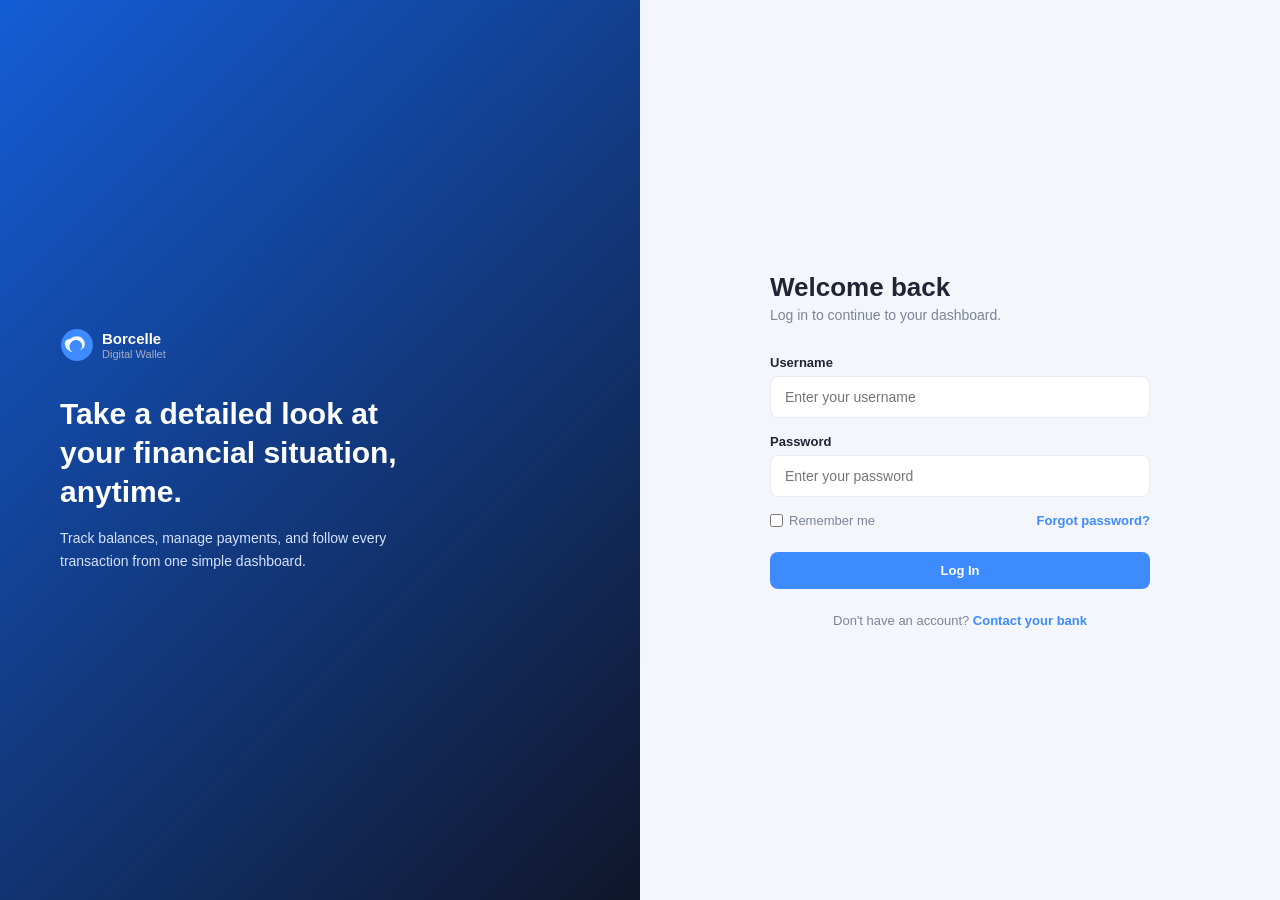
<file: index.html>
<!DOCTYPE html>
<html lang="en">
<head>
    <meta charset="UTF-8">
    <meta name="viewport" content="width=device-width, initial-scale=1.0">
    <title>Borcelle Digital Wallet</title>
    <link rel="stylesheet" href="css/style.css">
</head>
<body>

    <!--
        This is the entry point of the project.
        It briefly shows a loading spinner, then sends the user to the
        login page. If you later add real session checking, you can
        change the redirect target here (e.g. straight to dashboard.html
        if a valid session already exists).
    -->
    <div class="landing-page">
        <div style="text-align:center;">
            <div class="landing-spinner"></div>
            <p>Loading Borcelle Digital Wallet...</p>
        </div>
    </div>

    <script src="js/navigation.js"></script>
    <script>
        // Redirect to the login page shortly after the page loads.
        setTimeout(goToLogin, 600);
    </script>
</body>
</html>
</file>
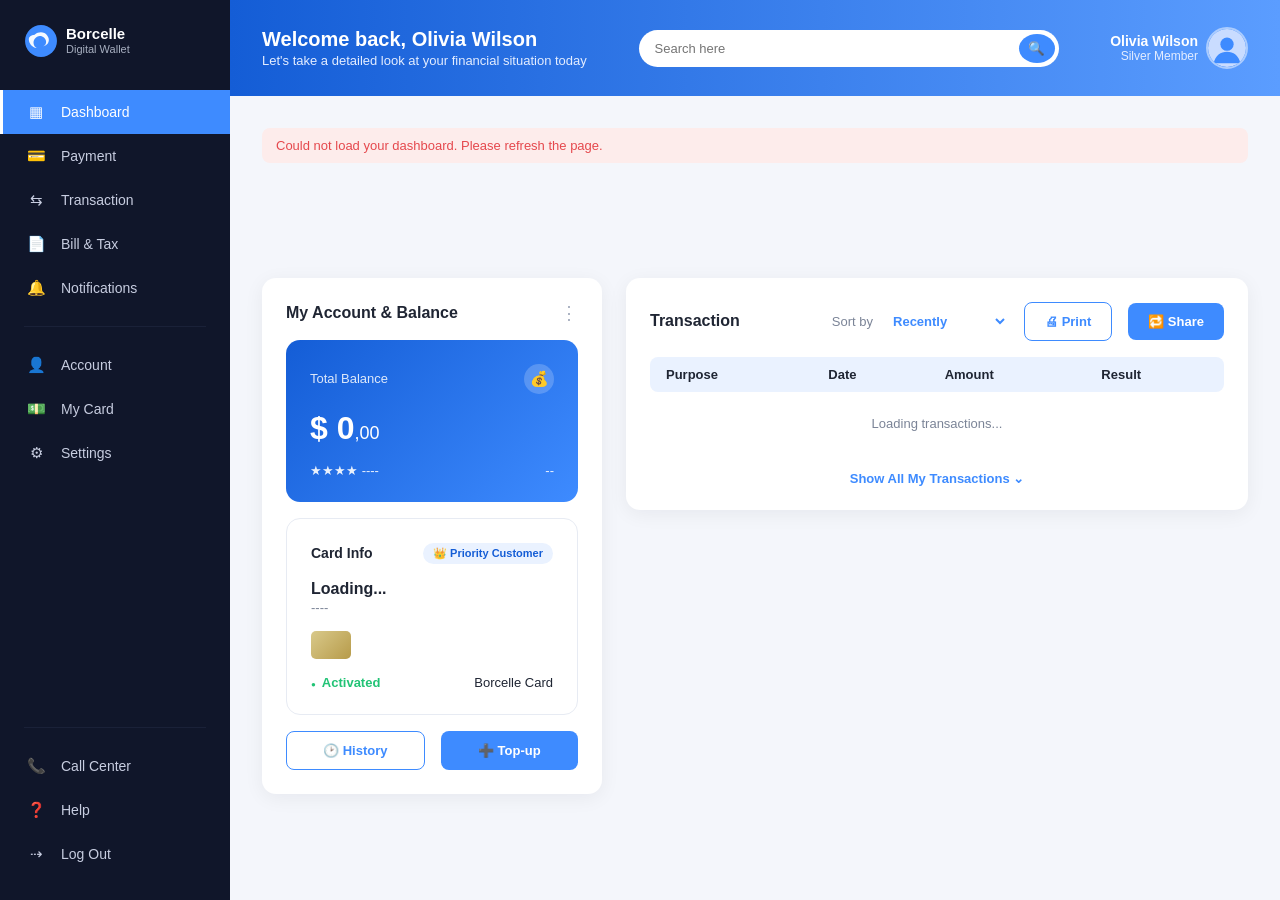
<file: dashboard.html>
<!DOCTYPE html>
<html lang="en">
<head>
    <meta charset="UTF-8">
    <meta name="viewport" content="width=device-width, initial-scale=1.0">
    <title>Dashboard — Borcelle Digital Wallet</title>
    <link rel="stylesheet" href="css/style.css">
</head>
<body>

    <div class="app-shell">

        <!-- ============================= SIDEBAR ============================= -->
        <aside class="sidebar">
            <div class="sidebar-logo">
                <img src="assets/images/logo.svg" alt="Borcelle logo">
                <div class="sidebar-logo-text">
                    Borcelle
                    <span>Digital Wallet</span>
                </div>
            </div>

            <nav class="sidebar-nav">
                <ul>
                    <!-- Each item uses data-page so navigation.js knows where to send the user -->
                    <li class="sidebar-nav-item active" data-page="dashboard.html">
                        <span class="icon">&#9638;</span>
                        <span class="label">Dashboard</span>
                    </li>
                    <li class="sidebar-nav-item" data-page="dashboard.html">
                        <span class="icon">&#128179;</span>
                        <span class="label">Payment</span>
                    </li>
                    <li class="sidebar-nav-item" data-page="dashboard.html">
                        <span class="icon">&#8646;</span>
                        <span class="label">Transaction</span>
                    </li>
                    <li class="sidebar-nav-item" data-page="dashboard.html">
                        <span class="icon">&#128196;</span>
                        <span class="label">Bill &amp; Tax</span>
                    </li>
                    <li class="sidebar-nav-item" data-page="dashboard.html">
                        <span class="icon">&#128276;</span>
                        <span class="label">Notifications</span>
                    </li>
                </ul>

                <div class="sidebar-divider"></div>

                <ul>
                    <li class="sidebar-nav-item" data-page="dashboard.html">
                        <span class="icon">&#128100;</span>
                        <span class="label">Account</span>
                    </li>
                    <li class="sidebar-nav-item" data-page="dashboard.html">
                        <span class="icon">&#128181;</span>
                        <span class="label">My Card</span>
                    </li>
                    <li class="sidebar-nav-item" data-page="dashboard.html">
                        <span class="icon">&#9881;</span>
                        <span class="label">Settings</span>
                    </li>
                </ul>
            </nav>

            <div class="sidebar-footer">
                <div class="sidebar-divider"></div>
                <ul>
                    <li class="sidebar-nav-item">
                        <span class="icon">&#128222;</span>
                        <span class="label">Call Center</span>
                    </li>
                    <li class="sidebar-nav-item">
                        <span class="icon">&#10067;</span>
                        <span class="label">Help</span>
                    </li>
                    <li class="sidebar-nav-item" data-action="logout">
                        <span class="icon">&#8674;</span>
                        <span class="label">Log Out</span>
                    </li>
                </ul>
            </div>
        </aside>

        <!-- ============================== TOPBAR ============================== -->
        <header class="topbar">
            <div class="topbar-welcome">
                <h1>Welcome back, <span class="js-user-first-name">Olivia Wilson</span></h1>
                <p>Let's take a detailed look at your financial situation today</p>
            </div>

            <div class="topbar-search">
                <input type="text" placeholder="Search here">
                <button type="button" aria-label="Search">&#128269;</button>
            </div>

            <div class="topbar-user">
                <div>
                    <div class="topbar-user-name js-topbar-username">Olivia Wilson</div>
                    <div class="topbar-user-role js-topbar-role">Silver Member</div>
                </div>
                <img src="assets/images/avatar.svg" alt="User avatar">
            </div>
        </header>

        <!-- ============================ MAIN CONTENT ============================ -->
        <main class="main-content">

            <!-- ---- Left column: balance + card info ---- -->
            <div class="balance-panel">

                <section class="card">
                    <div class="card-header">
                        <h2>My Account &amp; Balance</h2>
                        <span class="card-menu-dots">&#8942;</span>
                    </div>

                    <div class="balance-card">
                        <div class="balance-card-top">
                            <span class="balance-label">Total Balance</span>
                            <span class="balance-icon">&#128176;</span>
                        </div>
                        <div class="balance-amount js-balance-amount">$ 0<small>,00</small></div>
                        <div class="balance-meta">
                            <span>&#9733;&#9733;&#9733;&#9733; <span class="js-balance-card-number">----</span></span>
                            <span class="js-balance-expiry">--</span>
                        </div>
                    </div>

                    <div style="height: 16px"></div>

                    <div class="cardinfo-card">
                        <div class="cardinfo-top">
                            <h2 style="font-size:14px;">Card Info</h2>
                            <span class="badge-priority">&#128081; Priority Customer</span>
                        </div>

                        <div class="cardinfo-name js-card-holder-name">Loading...</div>
                        <div class="cardinfo-number js-card-number">----</div>

                        <div class="cardinfo-chip-row">
                            <div class="chip"></div>
                        </div>

                        <div class="cardinfo-status-row">
                            <span class="status-activated js-card-status">Activated</span>
                            <span class="js-card-tier">Borcelle Card</span>
                        </div>
                    </div>

                    <div style="height: 16px"></div>

                    <div class="action-btn-row">
                        <button class="btn btn-outline btn-block" id="historyBtn">&#128337; History</button>
                        <button class="btn btn-primary btn-block" id="topUpBtn">&#10133; Top-up</button>
                    </div>
                </section>
            </div>

            <!-- ---- Right column: transactions ---- -->
            <div>
                <section class="card">
                    <div class="card-header">
                        <h2>Transaction</h2>
                        <div class="transaction-toolbar">
                            <span style="font-size:13px; color: var(--color-text-muted);">Sort by</span>
                            <select class="sort-select">
                                <option>Recently</option>
                                <option>Oldest</option>
                                <option>Highest amount</option>
                            </select>
                            <button class="btn btn-outline">&#128424; Print</button>
                            <button class="btn btn-primary">&#128257; Share</button>
                        </div>
                    </div>

                    <table class="transaction-table">
                        <thead>
                            <tr>
                                <th>Purpose</th>
                                <th>Date</th>
                                <th>Amount</th>
                                <th>Result</th>
                            </tr>
                        </thead>
                        <tbody class="js-transaction-table-body">
                            <!-- Rows are inserted here by dashboard.js -->
                            <tr>
                                <td colspan="4" style="text-align:center; color: var(--color-text-muted); padding: 24px;">
                                    Loading transactions...
                                </td>
                            </tr>
                        </tbody>
                    </table>

                    <span class="show-all-link">Show All My Transactions &#8964;</span>
                </section>
            </div>

        </main>
    </div>

    <!-- Scripts: navigation.js and api.js are shared across pages, dashboard.js is page-specific -->
    <script src="js/api.js"></script>
    <script src="js/navigation.js"></script>
    <script src="js/dashboard.js"></script>
</body>
</html>
</file>
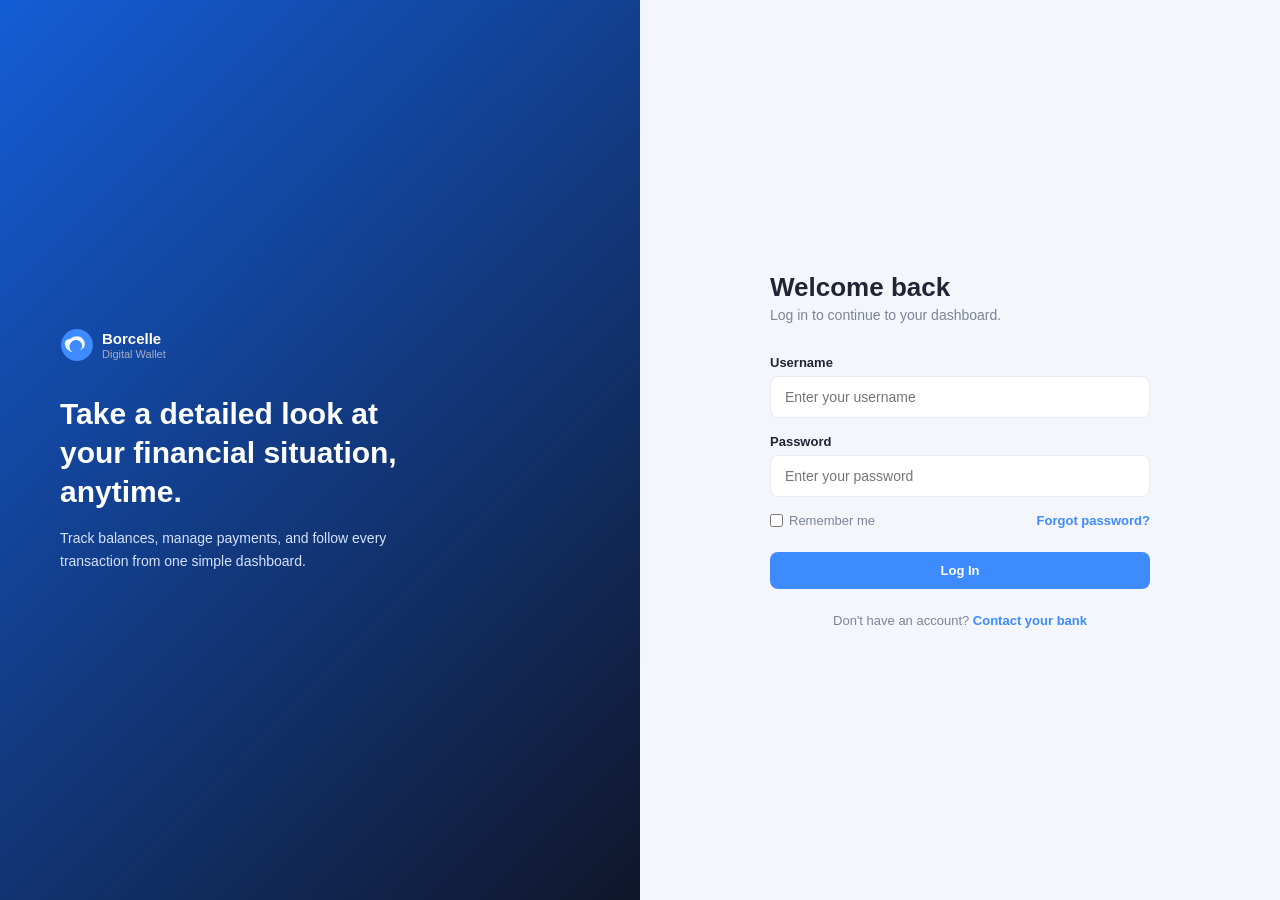
<file: login.html>
<!DOCTYPE html>
<html lang="en">
<head>
    <meta charset="UTF-8">
    <meta name="viewport" content="width=device-width, initial-scale=1.0">
    <title>Log In — HackaTronics</title>
    <link rel="stylesheet" href="css/style.css">
</head>
<body>

    <div class="login-page">

        <!-- ---- Left: brand panel ---- -->
        <div class="login-brand-panel">
            <div class="sidebar-logo">
                <img src="assets/images/logo.svg" alt="Borcelle logo">
                <div class="sidebar-logo-text">
                    Borcelle
                    <span>Digital Wallet</span>
                </div>
            </div>
            <h2>Take a detailed look at your financial situation, anytime.</h2>
            <p>Track balances, manage payments, and follow every transaction from one simple dashboard.</p>
        </div>

        <!-- ---- Right: login form ---- -->
        <div class="login-form-panel">
            <div class="login-form-box">
                <h1>Welcome back</h1>
                <p class="subtitle">Log in to continue to your dashboard.</p>

                <!-- Message box for errors/success, controlled by login.js -->
                <div id="formMessage" class="form-message"></div>

                <form id="loginForm" novalidate>
                    <div class="form-group">
                        <label for="username">Username</label>
                        <input type="text" id="username" name="username" placeholder="Enter your username" autocomplete="username">
                    </div>

                    <div class="form-group">
                        <label for="password">Password</label>
                        <input type="password" id="password" name="password" placeholder="Enter your password" autocomplete="current-password">
                    </div>

                    <div class="form-row-between">
                        <label class="checkbox-row">
                            <input type="checkbox" id="rememberMe">
                            Remember me
                        </label>
                        <a href="#" class="forgot-link">Forgot password?</a>
                    </div>

                    <button type="submit" class="btn btn-primary btn-block" id="loginSubmitBtn">Log In</button>
                </form>

                <p class="login-footer-text">
                    Don't have an account? <a href="#">Contact your bank</a>
                </p>
            </div>
        </div>
    </div>

    <!-- api.js must load before login.js since login.js calls loginUser() -->
    <script src="js/api.js"></script>
    <script src="js/navigation.js"></script>
    <script src="js/login.js"></script>
</body>
</html>
</file>
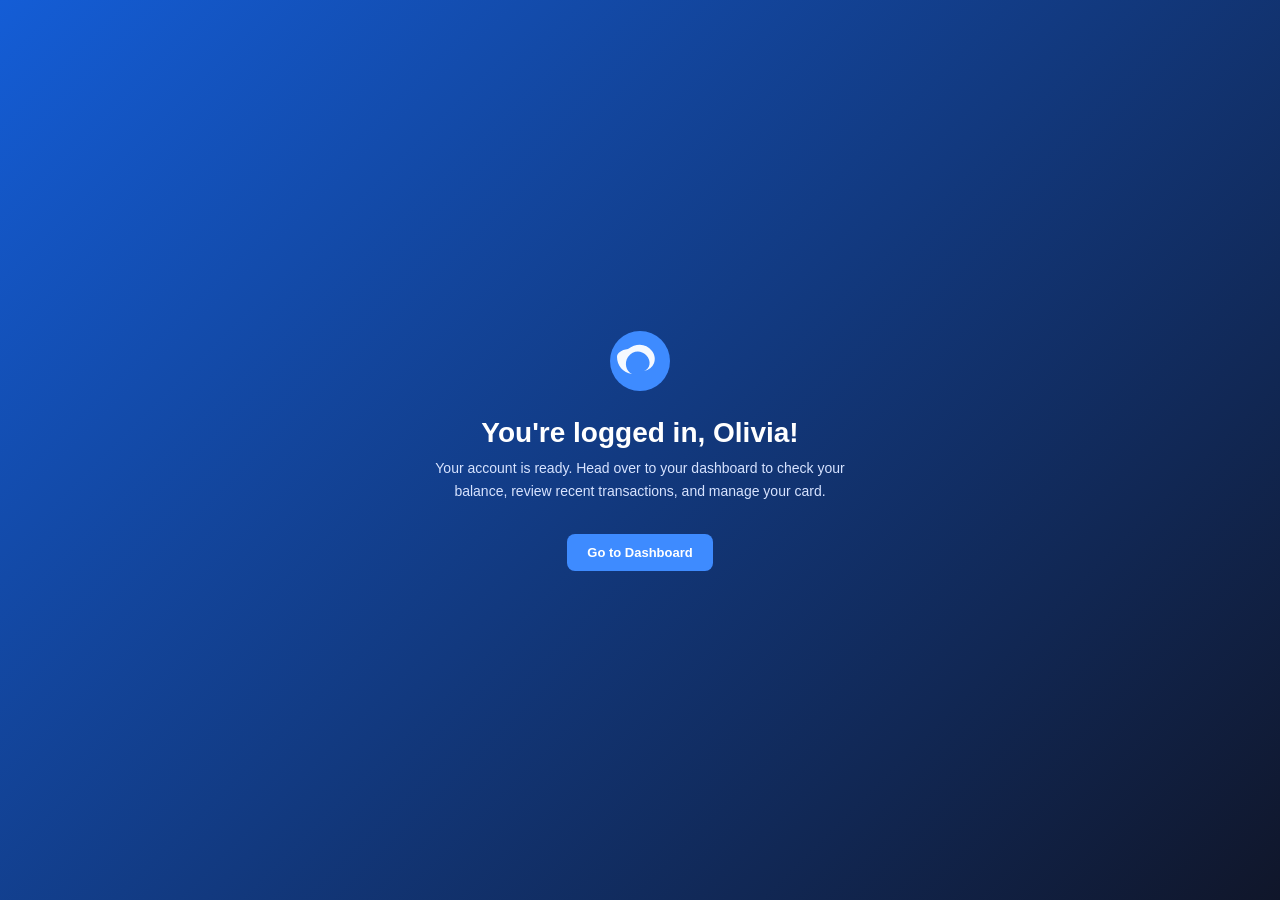
<file: welcome.html>
<!DOCTYPE html>
<html lang="en">
<head>
    <meta charset="UTF-8">
    <meta name="viewport" content="width=device-width, initial-scale=1.0">
    <title>Welcome — Borcelle Digital Wallet</title>
    <link rel="stylesheet" href="css/style.css">
</head>
<body>

    <div class="welcome-page">
        <div class="welcome-box">
            <img src="assets/images/logo.svg" alt="Borcelle logo">
            <h1>You're logged in, Olivia!</h1>
            <p>Your account is ready. Head over to your dashboard to check your balance, review recent transactions, and manage your card.</p>
            <button class="btn btn-primary" id="continueBtn">Go to Dashboard</button>
        </div>
    </div>

    <script src="js/api.js"></script>
    <script src="js/navigation.js"></script>
    <script>
        // Small page-specific wiring: the single button on this page
        // just takes the user to the dashboard.
        document.getElementById("continueBtn").addEventListener("click", goToDashboard);
    </script>
</body>
</html>
</file>
<file: css/style.css>
/* =====================================================================
   BORCELLE DIGITAL WALLET — MAIN STYLESHEET
   =====================================================================
   This file is organized into sections:
   1. Design tokens (colors, fonts, spacing) — change the look here
   2. Reset / base styles
   3. Shared layout pieces (sidebar, topbar, cards)
   4. Page-specific styles (login, welcome, dashboard)
   5. Small reusable components (buttons, badges, alerts)
   6. Responsive rules
   ===================================================================== */

/* ---------------------------------------------------------------------
   1. DESIGN TOKENS
   All colors/fonts/spacing live here so the whole app is easy to re-skin.
--------------------------------------------------------------------- */
:root {
    /* Brand colors (matched to the Canva design) */
    --color-navy-900: #10162a;      /* sidebar background */
    --color-navy-800: #1a2138;      /* sidebar hover */
    --color-blue-700: #145dd6;      /* header gradient start */
    --color-blue-500: #3e8bff;      /* header gradient end / primary accent */
    --color-blue-400: #5b9dff;      /* lighter accent */
    --color-blue-50:  #eaf2ff;      /* pale blue background */

    --color-white: #ffffff;
    --color-bg: #f4f6fb;            /* page background */
    --color-card: #ffffff;

    --color-text-dark: #1f2533;
    --color-text-muted: #7b8497;
    --color-text-faint: #a7afc0;

    --color-success: #21c375;
    --color-pending: #9aa2b1;
    --color-border: #e7ebf3;
    --color-danger: #e5484d;

    /* Typography */
    --font-main: 'Inter', -apple-system, BlinkMacSystemFont, 'Segoe UI', Roboto, sans-serif;

    /* Spacing scale */
    --space-xs: 4px;
    --space-sm: 8px;
    --space-md: 16px;
    --space-lg: 24px;
    --space-xl: 32px;

    /* Radius / shadow */
    --radius-sm: 8px;
    --radius-md: 14px;
    --radius-lg: 20px;
    --shadow-card: 0 4px 20px rgba(16, 22, 42, 0.06);
    --shadow-pop: 0 10px 30px rgba(16, 22, 42, 0.12);

    /* Layout */
    --sidebar-width: 230px;
}

/* ---------------------------------------------------------------------
   2. RESET / BASE STYLES
--------------------------------------------------------------------- */
* {
    margin: 0;
    padding: 0;
    box-sizing: border-box;
}

body {
    font-family: var(--font-main);
    background-color: var(--color-bg);
    color: var(--color-text-dark);
    -webkit-font-smoothing: antialiased;
}

img {
    max-width: 100%;
    display: block;
}

a {
    text-decoration: none;
    color: inherit;
}

button {
    font-family: inherit;
    cursor: pointer;
    border: none;
}

ul {
    list-style: none;
}

/* ---------------------------------------------------------------------
   3. APP SHELL — sidebar + topbar + main content area
   Used on dashboard.html (and any future inner pages)
--------------------------------------------------------------------- */
.app-shell {
    display: grid;
    grid-template-columns: var(--sidebar-width) 1fr;
    grid-template-rows: 96px 1fr;
    min-height: 100vh;
}

/* ---- Sidebar ---- */
.sidebar {
    grid-row: 1 / -1;
    grid-column: 1;
    background-color: var(--color-navy-900);
    color: var(--color-white);
    display: flex;
    flex-direction: column;
    padding: var(--space-lg) 0;
}

.sidebar-logo {
    display: flex;
    align-items: center;
    gap: var(--space-sm);
    padding: 0 var(--space-lg) var(--space-xl);
}

.sidebar-logo img {
    width: 34px;
    height: 34px;
}

.sidebar-logo-text {
    font-weight: 700;
    font-size: 15px;
    line-height: 1.2;
}

.sidebar-logo-text span {
    display: block;
    font-weight: 400;
    font-size: 11px;
    color: var(--color-text-faint);
}

.sidebar-nav {
    flex: 1;
}

.sidebar-nav-item {
    display: flex;
    align-items: center;
    gap: var(--space-md);
    padding: 13px var(--space-lg);
    font-size: 14px;
    color: #c7cde0;
    cursor: pointer;
    border-left: 3px solid transparent;
    transition: background-color 0.15s ease, color 0.15s ease;
}

.sidebar-nav-item:hover {
    background-color: var(--color-navy-800);
    color: var(--color-white);
}

.sidebar-nav-item.active {
    background-color: var(--color-blue-500);
    color: var(--color-white);
    border-left-color: var(--color-white);
}

.sidebar-nav-item .icon {
    width: 18px;
    text-align: center;
    font-size: 15px;
}

.sidebar-divider {
    height: 1px;
    background-color: var(--color-navy-800);
    margin: var(--space-md) var(--space-lg);
}

.sidebar-footer {
    display: flex;
    flex-direction: column;
}

/* ---- Topbar (blue gradient header) ---- */
.topbar {
    grid-column: 2;
    grid-row: 1;
    background: linear-gradient(90deg, var(--color-blue-700) 0%, var(--color-blue-400) 100%);
    color: var(--color-white);
    display: flex;
    align-items: center;
    justify-content: space-between;
    padding: 0 var(--space-xl);
    gap: var(--space-lg);
}

.topbar-welcome h1 {
    font-size: 20px;
    font-weight: 700;
}

.topbar-welcome p {
    font-size: 13px;
    color: #e4edff;
    margin-top: 2px;
}

.topbar-search {
    flex: 1;
    max-width: 420px;
    position: relative;
}

.topbar-search input {
    width: 100%;
    padding: 11px 44px 11px 16px;
    border-radius: 24px;
    border: none;
    font-size: 13px;
    outline: none;
    color: var(--color-text-dark);
}

.topbar-search button {
    position: absolute;
    right: 4px;
    top: 4px;
    bottom: 4px;
    width: 36px;
    border-radius: 50%;
    background-color: var(--color-blue-500);
    color: var(--color-white);
    display: flex;
    align-items: center;
    justify-content: center;
}

.topbar-user {
    display: flex;
    align-items: center;
    gap: var(--space-sm);
}

.topbar-user img {
    width: 42px;
    height: 42px;
    border-radius: 50%;
    border: 2px solid rgba(255, 255, 255, 0.5);
}

.topbar-user-name {
    font-size: 14px;
    font-weight: 600;
    text-align: right;
}

.topbar-user-role {
    font-size: 12px;
    color: #e4edff;
    text-align: right;
}

/* ---- Main content ---- */
.main-content {
    grid-column: 2;
    grid-row: 2;
    padding: var(--space-xl);
    display: grid;
    grid-template-columns: 340px 1fr;
    gap: var(--space-lg);
    align-items: start;
}

/* ---------------------------------------------------------------------
   4a. CARDS (shared component)
--------------------------------------------------------------------- */
.card {
    background-color: var(--color-card);
    border-radius: var(--radius-md);
    box-shadow: var(--shadow-card);
    padding: var(--space-lg);
}

.card-header {
    display: flex;
    align-items: center;
    justify-content: space-between;
    margin-bottom: var(--space-md);
}

.card-header h2 {
    font-size: 16px;
    font-weight: 700;
}

.card-menu-dots {
    color: var(--color-text-faint);
    font-size: 18px;
    cursor: pointer;
}

/* ---- Balance card ---- */
.balance-panel {
    display: flex;
    flex-direction: column;
    gap: var(--space-md);
}

.balance-card {
    background: linear-gradient(135deg, var(--color-blue-700) 0%, var(--color-blue-500) 100%);
    border-radius: var(--radius-md);
    color: var(--color-white);
    padding: var(--space-lg);
    position: relative;
    overflow: hidden;
}

.balance-card-top {
    display: flex;
    align-items: center;
    justify-content: space-between;
    margin-bottom: var(--space-md);
}

.balance-label {
    font-size: 13px;
    opacity: 0.85;
}

.balance-icon {
    width: 30px;
    height: 30px;
    border-radius: 50%;
    background-color: rgba(255, 255, 255, 0.2);
    display: flex;
    align-items: center;
    justify-content: center;
    font-size: 15px;
}

.balance-amount {
    font-size: 32px;
    font-weight: 700;
    margin-bottom: var(--space-md);
}

.balance-amount small {
    font-size: 18px;
    font-weight: 500;
}

.balance-meta {
    display: flex;
    align-items: center;
    justify-content: space-between;
    font-size: 13px;
    opacity: 0.9;
}

/* ---- Card info (physical card) ---- */
.cardinfo-card {
    border: 1px solid var(--color-border);
    border-radius: var(--radius-md);
    padding: var(--space-lg);
}

.cardinfo-top {
    display: flex;
    align-items: center;
    justify-content: space-between;
    margin-bottom: var(--space-md);
}

.badge-priority {
    background-color: var(--color-blue-50);
    color: var(--color-blue-700);
    font-size: 11px;
    font-weight: 600;
    padding: 4px 10px;
    border-radius: 20px;
}

.cardinfo-name {
    font-size: 16px;
    font-weight: 700;
    margin-bottom: 2px;
}

.cardinfo-number {
    font-size: 13px;
    color: var(--color-text-muted);
    margin-bottom: var(--space-md);
}

.cardinfo-chip-row {
    display: flex;
    align-items: center;
    justify-content: space-between;
    margin-bottom: var(--space-md);
}

.chip {
    width: 40px;
    height: 28px;
    border-radius: 5px;
    background: linear-gradient(135deg, #d9c98a, #b79b4a);
}

.cardinfo-status-row {
    display: flex;
    align-items: center;
    justify-content: space-between;
    font-size: 13px;
}

.status-activated {
    color: var(--color-success);
    font-weight: 600;
}

.status-activated::before {
    content: "\25CF";
    font-size: 8px;
    margin-right: 6px;
}

/* ---- Action buttons row (History / Top-up) ---- */
.action-btn-row {
    display: flex;
    gap: var(--space-md);
}

/* ---------------------------------------------------------------------
   4b. TRANSACTION TABLE
--------------------------------------------------------------------- */
.transaction-toolbar {
    display: flex;
    align-items: center;
    gap: var(--space-md);
}

.sort-select {
    font-size: 13px;
    color: var(--color-blue-500);
    font-weight: 600;
    border: none;
    background: transparent;
}

.transaction-table {
    width: 100%;
    border-collapse: collapse;
    font-size: 13px;
}

.transaction-table thead th {
    text-align: left;
    background-color: var(--color-blue-50);
    color: var(--color-text-dark);
    font-weight: 700;
    padding: 10px var(--space-md);
}

.transaction-table thead th:first-child {
    border-radius: var(--radius-sm) 0 0 var(--radius-sm);
}

.transaction-table thead th:last-child {
    border-radius: 0 var(--radius-sm) var(--radius-sm) 0;
}

.transaction-table tbody td {
    padding: 14px var(--space-md);
    border-bottom: 1px solid var(--color-border);
    vertical-align: middle;
}

.transaction-table tbody tr:last-child td {
    border-bottom: none;
}

.tx-purpose {
    font-weight: 600;
}

.tx-subtext {
    font-size: 12px;
    color: var(--color-text-muted);
    margin-top: 2px;
}

.tx-date-time {
    font-size: 12px;
    color: var(--color-text-muted);
}

.status-pill {
    display: inline-flex;
    align-items: center;
    gap: 5px;
    font-weight: 600;
}

.status-pill.done {
    color: var(--color-success);
}

.status-pill.pending {
    color: var(--color-pending);
}

.show-all-link {
    display: block;
    text-align: center;
    margin-top: var(--space-md);
    color: var(--color-blue-500);
    font-weight: 600;
    font-size: 13px;
    cursor: pointer;
}

/* ---------------------------------------------------------------------
   5. BUTTONS
--------------------------------------------------------------------- */
.btn {
    display: inline-flex;
    align-items: center;
    justify-content: center;
    gap: var(--space-sm);
    padding: 11px 20px;
    border-radius: var(--radius-sm);
    font-size: 13px;
    font-weight: 600;
    transition: opacity 0.15s ease, transform 0.05s ease;
}

.btn:active {
    transform: scale(0.98);
}

.btn-primary {
    background-color: var(--color-blue-500);
    color: var(--color-white);
}

.btn-primary:hover {
    opacity: 0.92;
}

.btn-outline {
    background-color: var(--color-white);
    color: var(--color-blue-500);
    border: 1px solid var(--color-blue-500);
}

.btn-outline:hover {
    background-color: var(--color-blue-50);
}

.btn-block {
    width: 100%;
}

.btn:disabled {
    opacity: 0.6;
    cursor: not-allowed;
}

/* ---------------------------------------------------------------------
   6. ALERTS / ERROR MESSAGES
--------------------------------------------------------------------- */
.form-message {
    font-size: 13px;
    padding: 10px 14px;
    border-radius: var(--radius-sm);
    margin-bottom: var(--space-md);
    display: none;
}

.form-message.show {
    display: block;
}

.form-message.error {
    background-color: #fdeceb;
    color: var(--color-danger);
}

.form-message.success {
    background-color: #e7f9f0;
    color: var(--color-success);
}

/* ---------------------------------------------------------------------
   7. LOGIN PAGE
--------------------------------------------------------------------- */
.login-page {
    min-height: 100vh;
    display: grid;
    grid-template-columns: 1fr 1fr;
}

.login-brand-panel {
    background: linear-gradient(135deg, var(--color-blue-700) 0%, var(--color-navy-900) 100%);
    color: var(--color-white);
    display: flex;
    flex-direction: column;
    justify-content: center;
    padding: var(--space-xl) 60px;
}

.login-brand-panel .sidebar-logo {
    padding: 0 0 var(--space-xl);
}

.login-brand-panel h2 {
    font-size: 30px;
    font-weight: 700;
    line-height: 1.3;
    margin-bottom: var(--space-md);
    max-width: 380px;
}

.login-brand-panel p {
    font-size: 14px;
    color: #d7e3ff;
    max-width: 360px;
    line-height: 1.6;
}

.login-form-panel {
    display: flex;
    align-items: center;
    justify-content: center;
    padding: var(--space-xl);
}

.login-form-box {
    width: 100%;
    max-width: 380px;
}

.login-form-box h1 {
    font-size: 26px;
    font-weight: 700;
    margin-bottom: var(--space-xs);
}

.login-form-box .subtitle {
    font-size: 14px;
    color: var(--color-text-muted);
    margin-bottom: var(--space-xl);
}

.form-group {
    margin-bottom: var(--space-md);
}

.form-group label {
    display: block;
    font-size: 13px;
    font-weight: 600;
    margin-bottom: 6px;
}

.form-group input {
    width: 100%;
    padding: 12px 14px;
    border-radius: var(--radius-sm);
    border: 1px solid var(--color-border);
    font-size: 14px;
    outline: none;
    transition: border-color 0.15s ease;
}

.form-group input:focus {
    border-color: var(--color-blue-500);
}

.form-row-between {
    display: flex;
    align-items: center;
    justify-content: space-between;
    font-size: 13px;
    margin-bottom: var(--space-lg);
}

.checkbox-row {
    display: flex;
    align-items: center;
    gap: 6px;
    color: var(--color-text-muted);
}

.forgot-link {
    color: var(--color-blue-500);
    font-weight: 600;
}

.login-footer-text {
    text-align: center;
    font-size: 13px;
    color: var(--color-text-muted);
    margin-top: var(--space-lg);
}

.login-footer-text a {
    color: var(--color-blue-500);
    font-weight: 600;
}

/* ---------------------------------------------------------------------
   8. WELCOME PAGE
--------------------------------------------------------------------- */
.welcome-page {
    min-height: 100vh;
    display: flex;
    align-items: center;
    justify-content: center;
    background: linear-gradient(135deg, var(--color-blue-700) 0%, var(--color-navy-900) 100%);
    text-align: center;
    color: var(--color-white);
    padding: var(--space-xl);
}

.welcome-box {
    max-width: 460px;
}

.welcome-box img {
    width: 64px;
    height: 64px;
    margin: 0 auto var(--space-lg);
}

.welcome-box h1 {
    font-size: 28px;
    font-weight: 700;
    margin-bottom: var(--space-sm);
}

.welcome-box p {
    font-size: 14px;
    color: #d7e3ff;
    margin-bottom: var(--space-xl);
    line-height: 1.6;
}

/* ---------------------------------------------------------------------
   9. INDEX / LANDING (simple redirect page look)
--------------------------------------------------------------------- */
.landing-page {
    min-height: 100vh;
    display: flex;
    align-items: center;
    justify-content: center;
    background-color: var(--color-navy-900);
    color: var(--color-white);
}

.landing-spinner {
    width: 34px;
    height: 34px;
    border: 3px solid rgba(255, 255, 255, 0.2);
    border-top-color: var(--color-blue-500);
    border-radius: 50%;
    margin: 0 auto var(--space-md);
    animation: spin 0.8s linear infinite;
}

@keyframes spin {
    to { transform: rotate(360deg); }
}

/* ---------------------------------------------------------------------
   10. RESPONSIVE RULES
--------------------------------------------------------------------- */
@media (max-width: 1100px) {
    .main-content {
        grid-template-columns: 1fr;
    }
}

@media (max-width: 900px) {
    .app-shell {
        grid-template-columns: 80px 1fr;
    }

    .sidebar-logo-text,
    .sidebar-nav-item span.label {
        display: none;
    }

    .sidebar-nav-item {
        justify-content: center;
        padding: 13px 0;
    }

    .login-page {
        grid-template-columns: 1fr;
    }

    .login-brand-panel {
        display: none;
    }
}

@media (max-width: 640px) {
    .topbar {
        flex-wrap: wrap;
        height: auto;
        padding: var(--space-md);
        gap: var(--space-sm);
    }

    .app-shell {
        grid-template-rows: auto 1fr;
    }

    .topbar-search {
        order: 3;
        max-width: 100%;
        width: 100%;
    }

    .main-content {
        padding: var(--space-md);
    }
}
</file>
